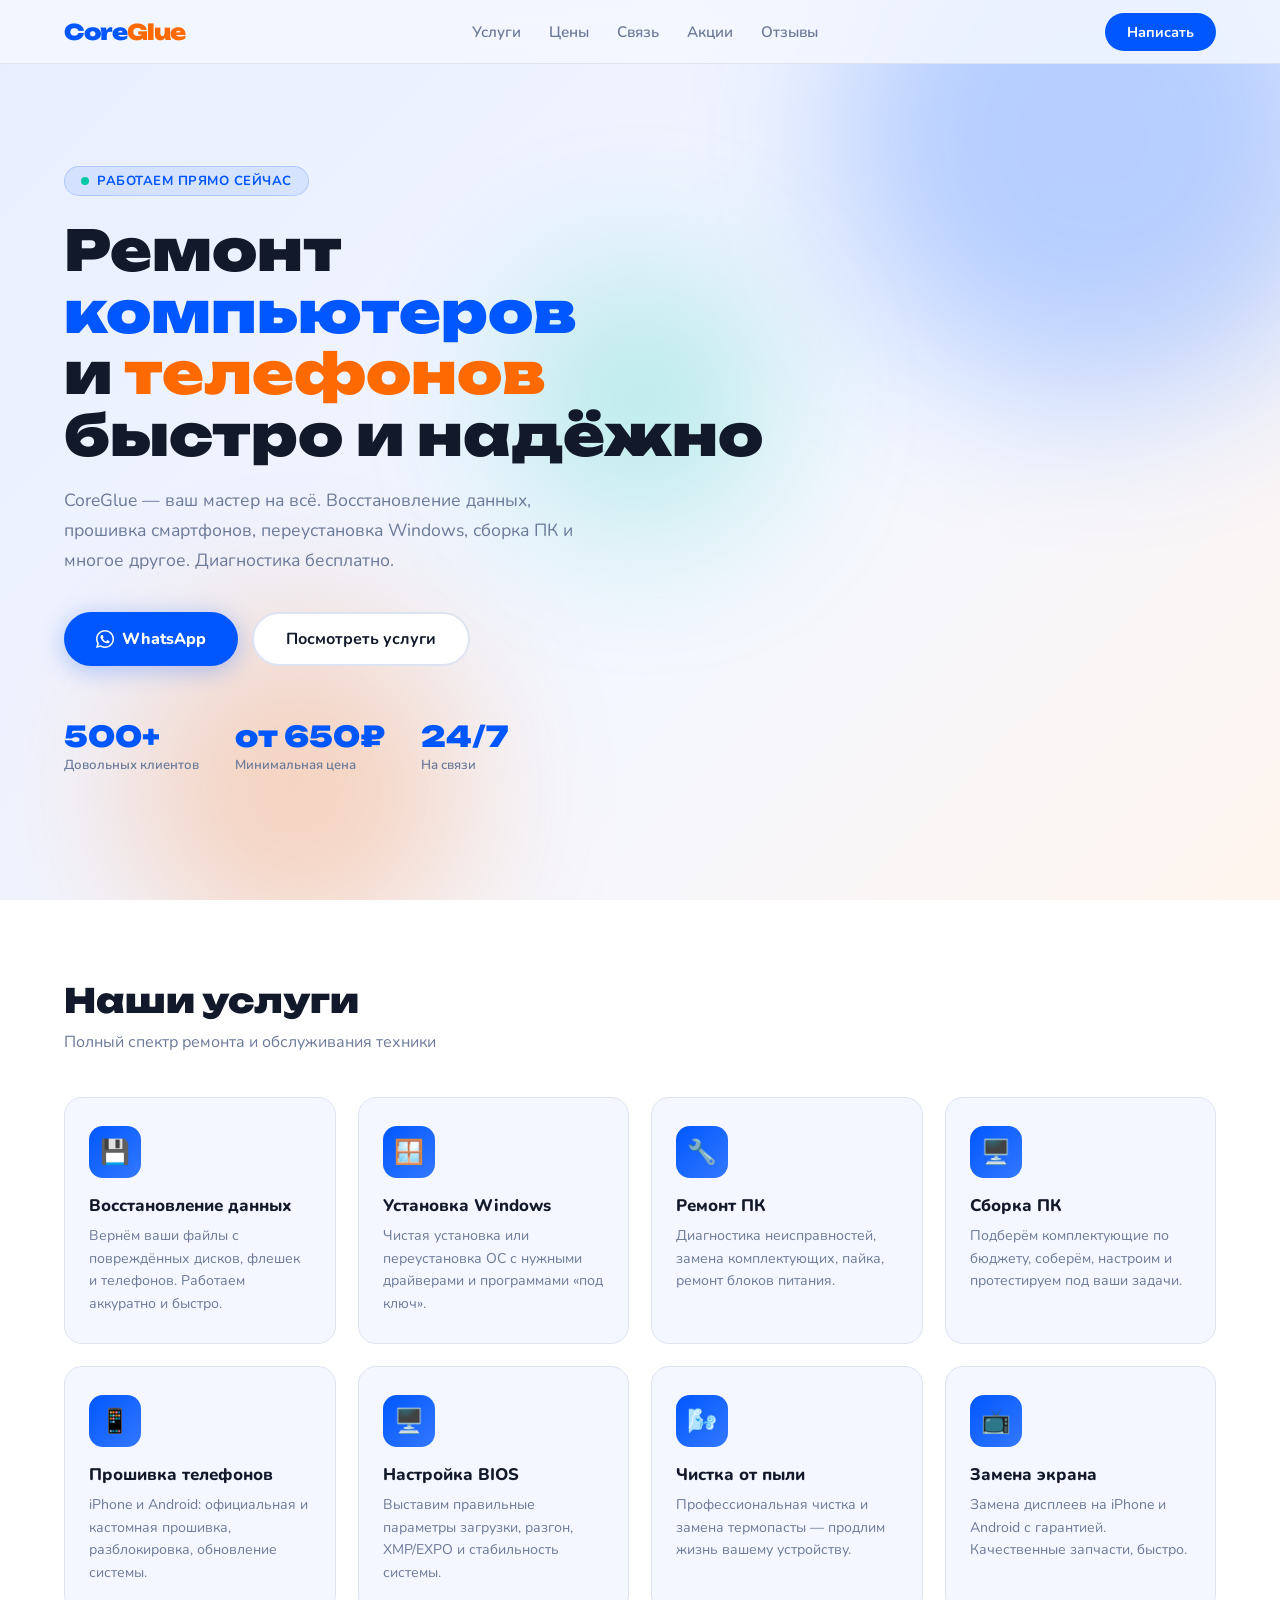
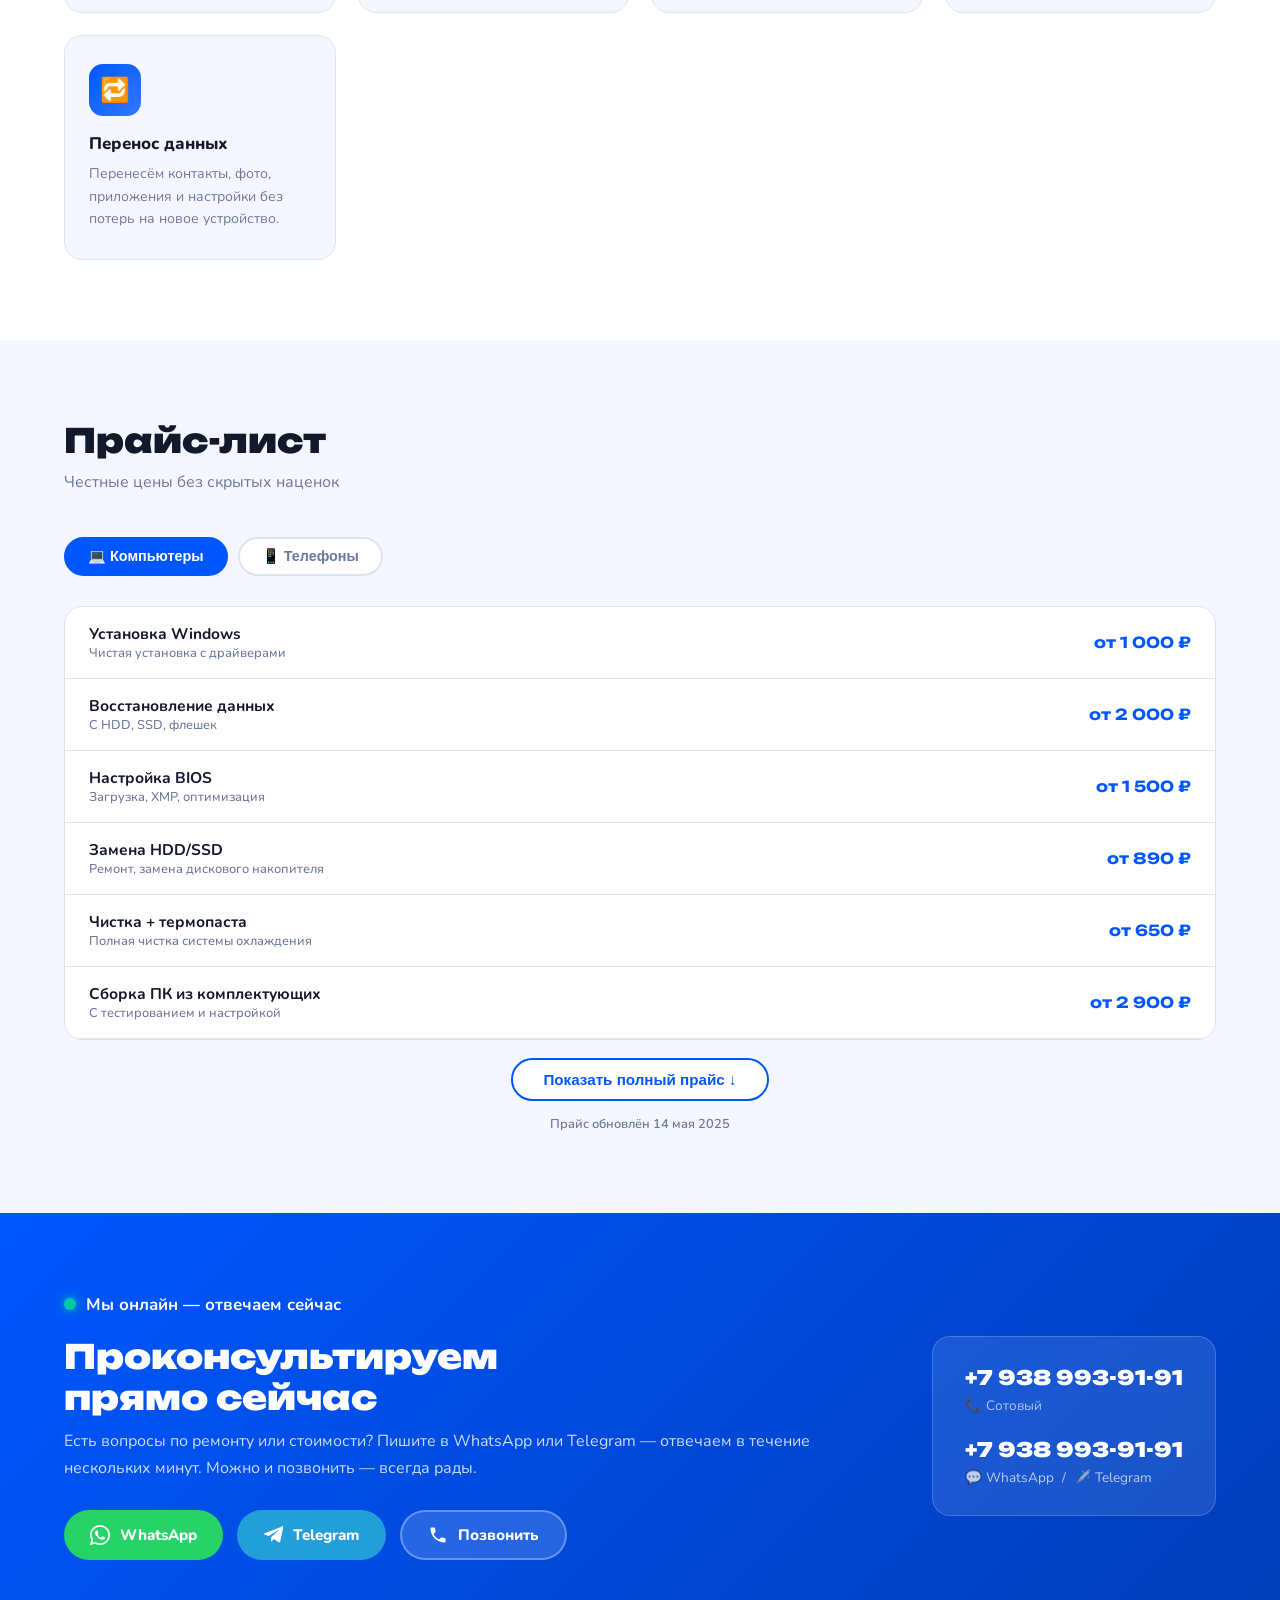
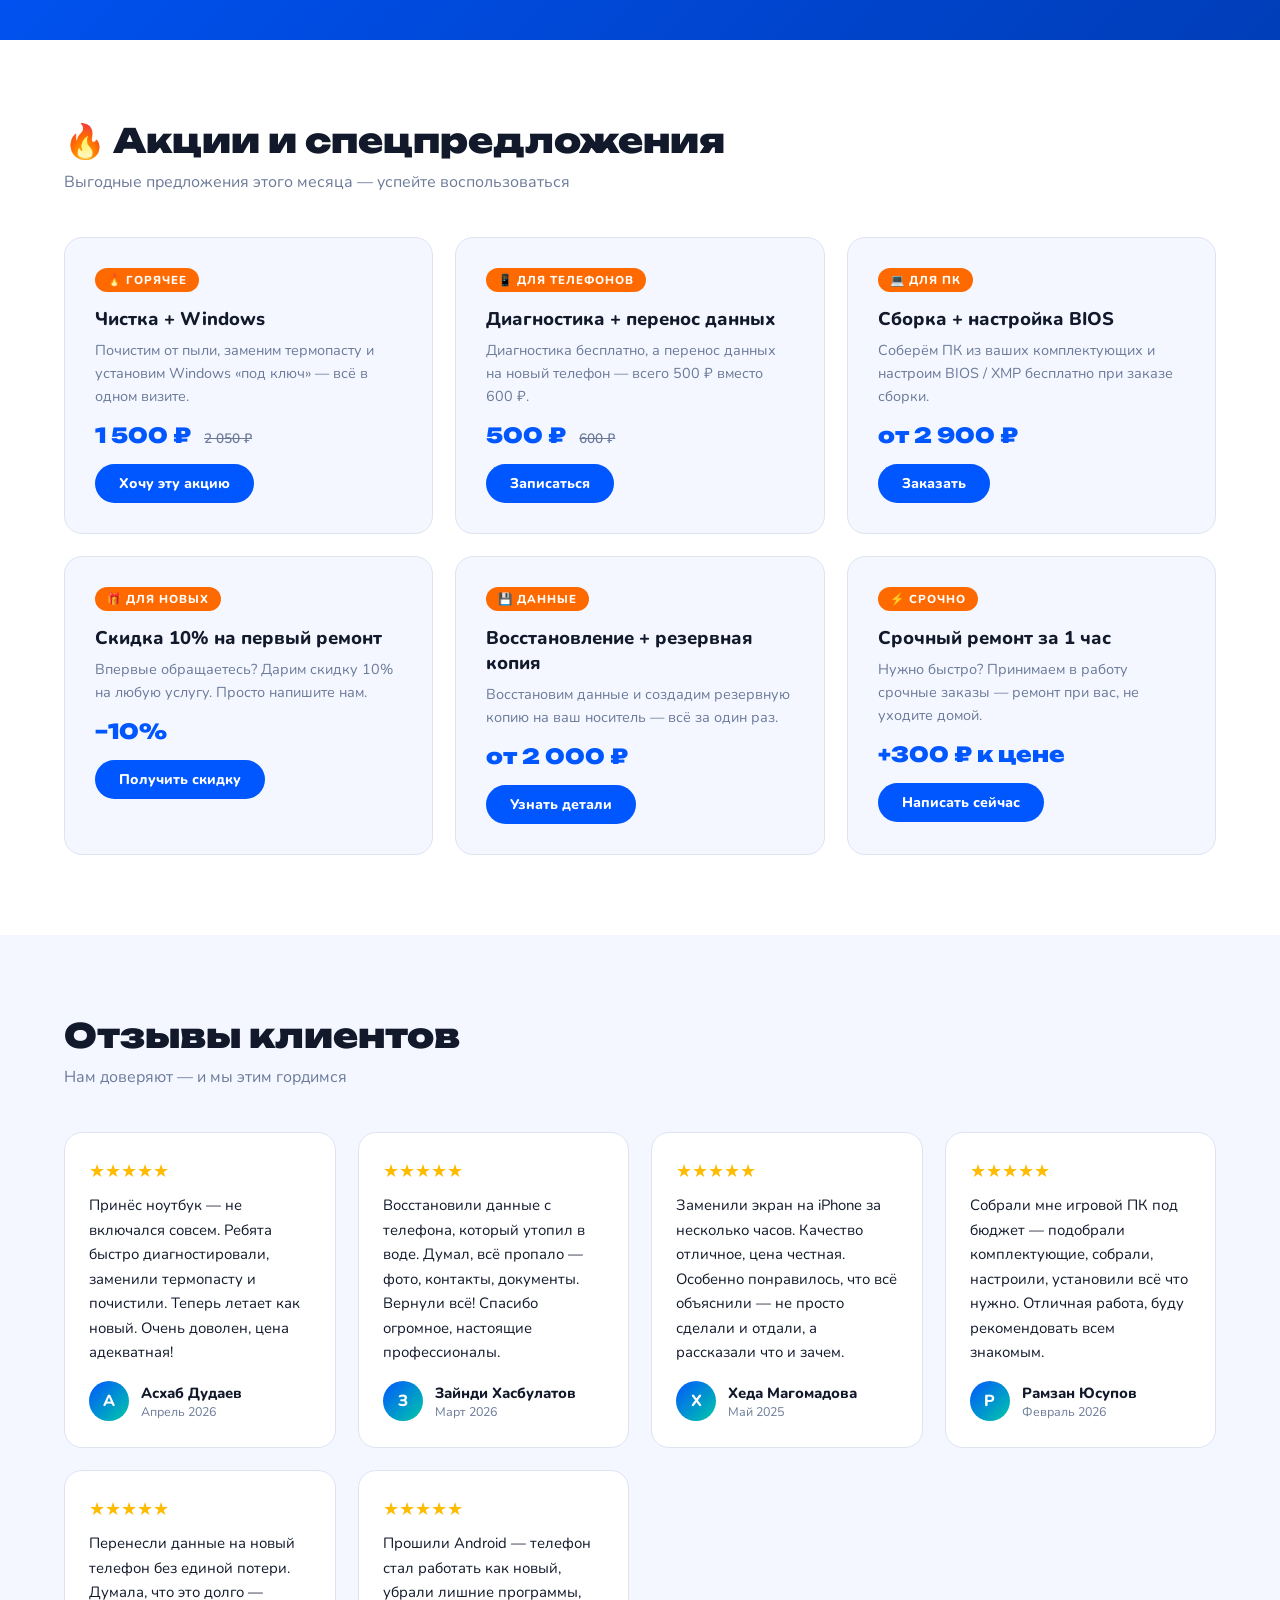
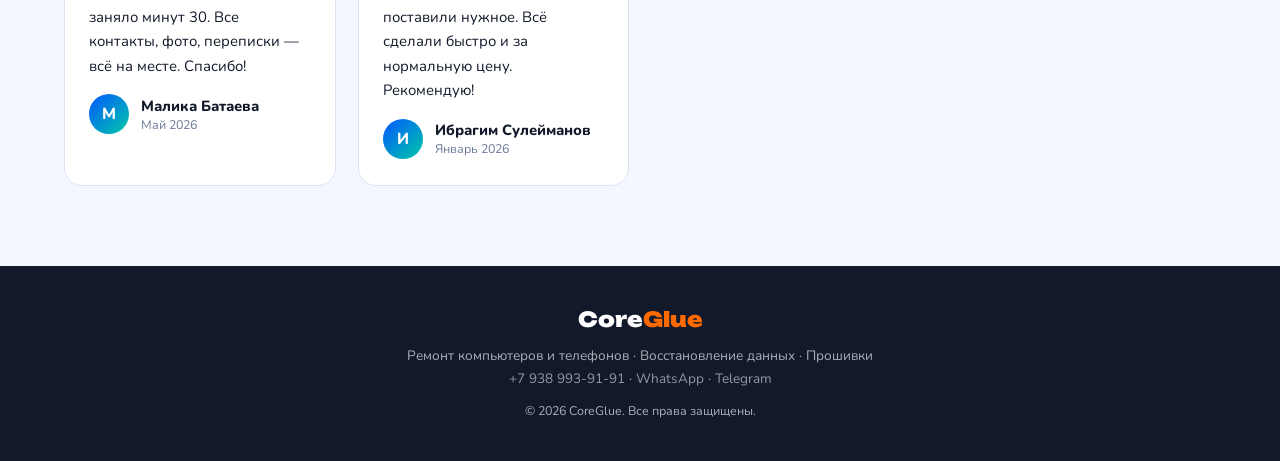
<file: index.html>
<!DOCTYPE html>
<html lang="ru">
<head>
  <meta charset="UTF-8" />
  <meta name="viewport" content="width=device-width, initial-scale=1.0"/>
  <title>CoreGlue — Ремонт техники в Грозном</title>
  <link rel="stylesheet" href="style.css"/>
</head>
<body>

<!-- NAV -->
<nav>
  <div class="nav-logo">Core<span>Glue</span></div>
  <ul class="nav-links">
    <li><a href="#services">Услуги</a></li>
    <li><a href="#price">Цены</a></li>
    <li><a href="#online">Связь</a></li>
    <li><a href="#promo">Акции</a></li>
    <li><a href="#reviews">Отзывы</a></li>
  </ul>
  <a class="nav-cta" href="https://wa.me/79389939191" target="_blank">Написать</a>
</nav>

<!-- HERO -->
<section class="hero" id="home">
  <div class="hero-bg">
    <div class="hero-blob b1"></div>
    <div class="hero-blob b2"></div>
    <div class="hero-blob b3"></div>
  </div>
  <div class="hero-inner fade-up">
    <div class="hero-badge"><span class="dot"></span> Работаем прямо сейчас</div>
    <h1>Ремонт <span class="hl">компьютеров</span><br>и <span class="hl2">телефонов</span><br>быстро и надёжно</h1>
    <p class="hero-sub">CoreGlue — ваш мастер на всё. Восстановление данных, прошивка смартфонов, переустановка Windows, сборка ПК и многое другое. Диагностика бесплатно.</p>
    <div class="hero-btns">
      <a class="btn-primary" href="https://wa.me/79389939191" target="_blank">
        <svg xmlns="http://www.w3.org/2000/svg" width="18" height="18" fill="currentColor" viewBox="0 0 24 24"><path d="M20.52 3.48A11.94 11.94 0 0 0 12 0C5.37 0 0 5.37 0 12c0 2.12.55 4.17 1.6 5.98L0 24l6.18-1.62A11.94 11.94 0 0 0 12 24c6.63 0 12-5.37 12-12 0-3.2-1.25-6.22-3.48-8.52zm-8.52 18.5a9.93 9.93 0 0 1-5.06-1.38l-.36-.22-3.67.96.98-3.57-.24-.37A9.93 9.93 0 0 1 2 12C2 6.48 6.48 2 12 2s10 4.48 10 10-4.48 10-10 10zm5.47-7.42c-.3-.15-1.77-.87-2.04-.97-.27-.1-.47-.15-.67.15-.2.3-.77.97-.94 1.17-.17.2-.35.22-.65.07a8.14 8.14 0 0 1-2.39-1.48 9.01 9.01 0 0 1-1.66-2.07c-.17-.3-.02-.46.13-.6.13-.13.3-.35.45-.52.15-.17.2-.3.3-.5.1-.2.05-.37-.02-.52-.07-.15-.67-1.6-.92-2.2-.24-.57-.49-.5-.67-.5-.17 0-.37-.02-.57-.02s-.52.07-.8.37c-.27.3-1.04 1.02-1.04 2.48 0 1.47 1.07 2.88 1.22 3.08.15.2 2.1 3.2 5.09 4.49.71.31 1.27.49 1.7.63.72.23 1.37.2 1.88.12.57-.08 1.77-.72 2.02-1.42.25-.7.25-1.3.17-1.42-.08-.12-.27-.2-.57-.35z"/></svg>
        WhatsApp
      </a>
      <a class="btn-secondary" href="#services">Посмотреть услуги</a>
    </div>
    <div class="hero-stats">
      <div class="stat"><span class="stat-num">500+</span><span class="stat-label">Довольных клиентов</span></div>
      <div class="stat"><span class="stat-num">от 650₽</span><span class="stat-label">Минимальная цена</span></div>
      <div class="stat"><span class="stat-num">24/7</span><span class="stat-label">На связи</span></div>
    </div>
  </div>
</section>

<!-- SERVICES -->
<section id="services">
  <div class="section-title fade-up">Наши услуги</div>
  <p class="section-sub fade-up">Полный спектр ремонта и обслуживания техники</p>
  <div class="services-grid">
    <div class="service-card fade-up">
      <div class="service-icon">💾</div>
      <h3>Восстановление данных</h3>
      <p>Вернём ваши файлы с повреждённых дисков, флешек и телефонов. Работаем аккуратно и быстро.</p>
    </div>
    <div class="service-card fade-up">
      <div class="service-icon">🪟</div>
      <h3>Установка Windows</h3>
      <p>Чистая установка или переустановка ОС с нужными драйверами и программами «под ключ».</p>
    </div>
    <div class="service-card fade-up">
      <div class="service-icon">🔧</div>
      <h3>Ремонт ПК</h3>
      <p>Диагностика неисправностей, замена комплектующих, пайка, ремонт блоков питания.</p>
    </div>
    <div class="service-card fade-up">
      <div class="service-icon">🖥️</div>
      <h3>Сборка ПК</h3>
      <p>Подберём комплектующие по бюджету, соберём, настроим и протестируем под ваши задачи.</p>
    </div>
    <div class="service-card fade-up">
      <div class="service-icon">📱</div>
      <h3>Прошивка телефонов</h3>
      <p>iPhone и Android: официальная и кастомная прошивка, разблокировка, обновление системы.</p>
    </div>
    <div class="service-card fade-up">
      <div class="service-icon">🖥️</div>
      <h3>Настройка BIOS</h3>
      <p>Выставим правильные параметры загрузки, разгон, XMP/EXPO и стабильность системы.</p>
    </div>
    <div class="service-card fade-up">
      <div class="service-icon">🌬️</div>
      <h3>Чистка от пыли</h3>
      <p>Профессиональная чистка и замена термопасты — продлим жизнь вашему устройству.</p>
    </div>
    <div class="service-card fade-up">
      <div class="service-icon">📺</div>
      <h3>Замена экрана</h3>
      <p>Замена дисплеев на iPhone и Android с гарантией. Качественные запчасти, быстро.</p>
    </div>
    <div class="service-card fade-up">
      <div class="service-icon">🔁</div>
      <h3>Перенос данных</h3>
      <p>Перенесём контакты, фото, приложения и настройки без потерь на новое устройство.</p>
    </div>
  </div>
</section>

<!-- PRICE -->
<section id="price">
  <div class="section-title fade-up">Прайс-лист</div>
  <p class="section-sub fade-up">Честные цены без скрытых наценок</p>

  <div class="price-tabs fade-up">
    <button class="price-tab active" data-tab="pc">💻 Компьютеры</button>
    <button class="price-tab" data-tab="phone">📱 Телефоны</button>
  </div>

  <!-- PC -->
  <div class="price-category active" id="tab-pc">
    <div class="price-list">
      <div class="price-item">
        <div class="price-name">Установка Windows<small>Чистая установка с драйверами</small></div>
        <div class="price-val">от 1 000 ₽</div>
      </div>
      <div class="price-item">
        <div class="price-name">Восстановление данных<small>С HDD, SSD, флешек</small></div>
        <div class="price-val">от 2 000 ₽</div>
      </div>
      <div class="price-item">
        <div class="price-name">Настройка BIOS<small>Загрузка, XMP, оптимизация</small></div>
        <div class="price-val">от 1 500 ₽</div>
      </div>
      <div class="price-item">
        <div class="price-name">Замена HDD/SSD<small>Ремонт, замена дискового накопителя</small></div>
        <div class="price-val">от 890 ₽</div>
      </div>
      <div class="price-item">
        <div class="price-name">Чистка + термопаста<small>Полная чистка системы охлаждения</small></div>
        <div class="price-val">от 650 ₽</div>
      </div>
      <div class="price-item">
        <div class="price-name">Сборка ПК из комплектующих<small>С тестированием и настройкой</small></div>
        <div class="price-val">от 2 900 ₽</div>
      </div>

      <!-- Hidden items -->
      <div class="price-item price-hidden">
        <div class="price-name">Диагностика ПК<small>Выявление неисправностей</small></div>
        <div class="price-val free">Бесплатно</div>
      </div>
      <div class="price-item price-hidden">
        <div class="price-name">Переустановка программ<small>Office, браузеры, антивирус</small></div>
        <div class="price-val">от 500 ₽</div>
      </div>
      <div class="price-item price-hidden">
        <div class="price-name">Удаление вирусов<small>Полная очистка системы</small></div>
        <div class="price-val">от 800 ₽</div>
      </div>
      <div class="price-item price-hidden">
        <div class="price-name">Замена термопрокладок<small>Видеокарта, процессор</small></div>
        <div class="price-val">от 400 ₽</div>
      </div>
      <div class="price-item price-hidden">
        <div class="price-name">Апгрейд ОЗУ / замена RAM<small>Установка и настройка</small></div>
        <div class="price-val">от 600 ₽</div>
      </div>
      <div class="price-item price-hidden">
        <div class="price-name">Ремонт/замена блока питания<small>Диагностика + замена</small></div>
        <div class="price-val">от 1 200 ₽</div>
      </div>
      <div class="price-item price-hidden">
        <div class="price-name">Настройка сети и Wi-Fi<small>Роутер, VPN, безопасность</small></div>
        <div class="price-val">от 700 ₽</div>
      </div>
    </div>
    <div class="show-more-wrap">
      <button class="btn-show-more" id="pc-show-btn" onclick="togglePrices('pc')">Показать полный прайс ↓</button>
    </div>
    <div class="price-updated">Прайс обновлён 14 мая 2025</div>
  </div>

  <!-- PHONE -->
  <div class="price-category" id="tab-phone">
    <div class="price-list">
      <div class="price-item">
        <div class="price-name">Диагностика телефона<small>iPhone и Android</small></div>
        <div class="price-val free">Бесплатно</div>
      </div>
      <div class="price-item">
        <div class="price-name">Замена экрана<small>Оригинальные и совместимые дисплеи</small></div>
        <div class="price-val">от 4 000 ₽</div>
      </div>
      <div class="price-item">
        <div class="price-name">Перенос данных<small>Без потери контактов и фото</small></div>
        <div class="price-val">от 600 ₽</div>
      </div>
      <div class="price-item">
        <div class="price-name">Прошивка телефона<small>iPhone и Android</small></div>
        <div class="price-val">от 1 000 ₽</div>
      </div>

      <!-- Hidden items -->
      <div class="price-item price-hidden">
        <div class="price-name">Замена аккумулятора<small>iPhone, Samsung, Xiaomi и др.</small></div>
        <div class="price-val">от 1 200 ₽</div>
      </div>
      <div class="price-item price-hidden">
        <div class="price-name">Замена задней крышки<small>Стекло, пластик</small></div>
        <div class="price-val">от 900 ₽</div>
      </div>
      <div class="price-item price-hidden">
        <div class="price-name">Разблокировка телефона<small>Забытый PIN / графический ключ</small></div>
        <div class="price-val">от 700 ₽</div>
      </div>
      <div class="price-item price-hidden">
        <div class="price-name">Чистка разъёма зарядки<small>USB-C, Lightning</small></div>
        <div class="price-val">от 350 ₽</div>
      </div>
      <div class="price-item price-hidden">
        <div class="price-name">Замена кнопок громкости/питания<small>Комплексный ремонт</small></div>
        <div class="price-val">от 800 ₽</div>
      </div>
      <div class="price-item price-hidden">
        <div class="price-name">Замена разъёма зарядки<small>Пайка или модуль</small></div>
        <div class="price-val">от 1 000 ₽</div>
      </div>
      <div class="price-item price-hidden">
        <div class="price-name">Настройка и оптимизация<small>Очистка, ускорение, обновление</small></div>
        <div class="price-val">от 400 ₽</div>
      </div>
    </div>
    <div class="show-more-wrap">
      <button class="btn-show-more" id="phone-show-btn" onclick="togglePrices('phone')">Показать полный прайс ↓</button>
    </div>
    <div class="price-updated">Прайс обновлён 14 мая 2025</div>
  </div>
</section>

<!-- ONLINE / CONTACT -->
<section id="online">
  <div class="online-wrap">
    <div class="online-text fade-up">
      <div class="online-indicator">
        <div class="online-dot"></div>
        Мы онлайн — отвечаем сейчас
      </div>
      <div class="section-title">Проконсультируем<br>прямо сейчас</div>
      <p class="online-desc">Есть вопросы по ремонту или стоимости? Пишите в WhatsApp или Telegram — отвечаем в течение нескольких минут. Можно и позвонить — всегда рады.</p>
      <div class="contact-buttons">
        <a class="contact-btn wa" href="https://wa.me/79389939191" target="_blank">
          <svg viewBox="0 0 24 24"><path d="M20.52 3.48A11.94 11.94 0 0 0 12 0C5.37 0 0 5.37 0 12c0 2.12.55 4.17 1.6 5.98L0 24l6.18-1.62A11.94 11.94 0 0 0 12 24c6.63 0 12-5.37 12-12 0-3.2-1.25-6.22-3.48-8.52zm-8.52 18.5a9.93 9.93 0 0 1-5.06-1.38l-.36-.22-3.67.96.98-3.57-.24-.37A9.93 9.93 0 0 1 2 12C2 6.48 6.48 2 12 2s10 4.48 10 10-4.48 10-10 10zm5.47-7.42c-.3-.15-1.77-.87-2.04-.97-.27-.1-.47-.15-.67.15-.2.3-.77.97-.94 1.17-.17.2-.35.22-.65.07a8.14 8.14 0 0 1-2.39-1.48 9.01 9.01 0 0 1-1.66-2.07c-.17-.3-.02-.46.13-.6.13-.13.3-.35.45-.52.15-.17.2-.3.3-.5.1-.2.05-.37-.02-.52-.07-.15-.67-1.6-.92-2.2-.24-.57-.49-.5-.67-.5-.17 0-.37-.02-.57-.02s-.52.07-.8.37c-.27.3-1.04 1.02-1.04 2.48 0 1.47 1.07 2.88 1.22 3.08.15.2 2.1 3.2 5.09 4.49.71.31 1.27.49 1.7.63.72.23 1.37.2 1.88.12.57-.08 1.77-.72 2.02-1.42.25-.7.25-1.3.17-1.42-.08-.12-.27-.2-.57-.35z"/></svg>
          WhatsApp
        </a>
        <a class="contact-btn tg" href="https://t.me/+79389939191" target="_blank">
          <svg viewBox="0 0 24 24"><path d="M22.26 2.01L2.02 9.84c-1.37.55-1.36 1.32-.25 1.66l5.16 1.61 11.97-7.54c.56-.34 1.08-.16.66.22l-9.68 8.73-.37 5.27c.55 0 .79-.25 1.1-.55l2.63-2.55 5.47 4.04c1.01.56 1.74.27 1.99-.93l3.6-17c.37-1.48-.56-2.15-1.04-1.79z"/></svg>
          Telegram
        </a>
        <a class="contact-btn call" href="tel:+79389939191">
          <svg viewBox="0 0 24 24"><path d="M6.6 10.8c1.4 2.8 3.8 5.1 6.6 6.6l2.2-2.2c.3-.3.7-.4 1-.2 1.1.4 2.3.6 3.6.6.6 0 1 .4 1 1V20c0 .6-.4 1-1 1C10.6 21 3 13.4 3 4c0-.6.4-1 1-1h3.5c.6 0 1 .4 1 1 0 1.3.2 2.5.6 3.6.1.3 0 .7-.2 1L6.6 10.8z"/></svg>
          Позвонить
        </a>
      </div>
    </div>
    <div class="online-card fade-up">
      <div class="number">+7 938 993-91-91</div>
      <div class="num-label">📞 Сотовый</div>
      <br>
      <div class="number">+7 938 993-91-91</div>
      <div class="num-label">
        <a href="https://wa.me/79389939191" target="_blank" style="color:rgba(255,255,255,.7);text-decoration:none;">💬 WhatsApp</a>
        &nbsp;/&nbsp;
        <a href="https://t.me/+79389939191" target="_blank" style="color:rgba(255,255,255,.7);text-decoration:none;">✈️ Telegram</a>
      </div>
    </div>
  </div>
</section>

<!-- PROMO -->
<section id="promo">
  <div class="section-title fade-up">🔥 Акции и спецпредложения</div>
  <p class="section-sub fade-up">Выгодные предложения этого месяца — успейте воспользоваться</p>
  <div class="promo-grid">
    <div class="promo-card fade-up">
      <div class="promo-tag">🔥 Горячее</div>
      <h3>Чистка + Windows</h3>
      <p>Почистим от пыли, заменим термопасту и установим Windows «под ключ» — всё в одном визите.</p>
      <div class="promo-price">1 500 ₽ <span class="promo-old">2 050 ₽</span></div>
      <a class="promo-cta" href="https://wa.me/79389939191?text=Хочу+акцию+Чистка+%2B+Windows" target="_blank">Хочу эту акцию</a>
    </div>
    <div class="promo-card fade-up">
      <div class="promo-tag">📱 Для телефонов</div>
      <h3>Диагностика + перенос данных</h3>
      <p>Диагностика бесплатно, а перенос данных на новый телефон — всего 500 ₽ вместо 600 ₽.</p>
      <div class="promo-price">500 ₽ <span class="promo-old">600 ₽</span></div>
      <a class="promo-cta" href="https://wa.me/79389939191?text=Хочу+акцию+Диагностика+%2B+перенос" target="_blank">Записаться</a>
    </div>
    <div class="promo-card fade-up">
      <div class="promo-tag">💻 Для ПК</div>
      <h3>Сборка + настройка BIOS</h3>
      <p>Соберём ПК из ваших комплектующих и настроим BIOS / XMP бесплатно при заказе сборки.</p>
      <div class="promo-price">от 2 900 ₽</div>
      <a class="promo-cta" href="https://wa.me/79389939191?text=Хочу+акцию+Сборка+%2B+BIOS" target="_blank">Заказать</a>
    </div>
    <div class="promo-card fade-up">
      <div class="promo-tag">🎁 Для новых</div>
      <h3>Скидка 10% на первый ремонт</h3>
      <p>Впервые обращаетесь? Дарим скидку 10% на любую услугу. Просто напишите нам.</p>
      <div class="promo-price">−10%</div>
      <a class="promo-cta" href="https://wa.me/79389939191?text=Хочу+скидку+10+процентов+на+первый+ремонт" target="_blank">Получить скидку</a>
    </div>
    <div class="promo-card fade-up">
      <div class="promo-tag">💾 Данные</div>
      <h3>Восстановление + резервная копия</h3>
      <p>Восстановим данные и создадим резервную копию на ваш носитель — всё за один раз.</p>
      <div class="promo-price">от 2 000 ₽</div>
      <a class="promo-cta" href="https://wa.me/79389939191?text=Хочу+восстановление+данных+с+резервной+копией" target="_blank">Узнать детали</a>
    </div>
    <div class="promo-card fade-up">
      <div class="promo-tag">⚡ Срочно</div>
      <h3>Срочный ремонт за 1 час</h3>
      <p>Нужно быстро? Принимаем в работу срочные заказы — ремонт при вас, не уходите домой.</p>
      <div class="promo-price">+300 ₽ к цене</div>
      <a class="promo-cta" href="https://wa.me/79389939191?text=Нужен+срочный+ремонт" target="_blank">Написать сейчас</a>
    </div>
  </div>
</section>

<!-- REVIEWS -->
<section id="reviews">
  <div class="section-title fade-up">Отзывы клиентов</div>
  <p class="section-sub fade-up">Нам доверяют — и мы этим гордимся</p>
  <div class="reviews-grid">
    <div class="review-card fade-up">
      <div class="review-stars">★★★★★</div>
      <p class="review-text">Принёс ноутбук — не включался совсем. Ребята быстро диагностировали, заменили термопасту и почистили. Теперь летает как новый. Очень доволен, цена адекватная!</p>
      <div class="review-author">
        <div class="review-avatar">А</div>
        <div>
          <div class="review-name">Асхаб Дудаев</div>
          <div class="review-date">Апрель 2026</div>
        </div>
      </div>
    </div>
    <div class="review-card fade-up">
      <div class="review-stars">★★★★★</div>
      <p class="review-text">Восстановили данные с телефона, который утопил в воде. Думал, всё пропало — фото, контакты, документы. Вернули всё! Спасибо огромное, настоящие профессионалы.</p>
      <div class="review-author">
        <div class="review-avatar">З</div>
        <div>
          <div class="review-name">Зайнди Хасбулатов</div>
          <div class="review-date">Март 2026</div>
        </div>
      </div>
    </div>
    <div class="review-card fade-up">
      <div class="review-stars">★★★★★</div>
      <p class="review-text">Заменили экран на iPhone за несколько часов. Качество отличное, цена честная. Особенно понравилось, что всё объяснили — не просто сделали и отдали, а рассказали что и зачем.</p>
      <div class="review-author">
        <div class="review-avatar">Х</div>
        <div>
          <div class="review-name">Хеда Магомадова</div>
          <div class="review-date">Май 2025</div>
        </div>
      </div>
    </div>
    <div class="review-card fade-up">
      <div class="review-stars">★★★★★</div>
      <p class="review-text">Собрали мне игровой ПК под бюджет — подобрали комплектующие, собрали, настроили, установили всё что нужно. Отличная работа, буду рекомендовать всем знакомым.</p>
      <div class="review-author">
        <div class="review-avatar">Р</div>
        <div>
          <div class="review-name">Рамзан Юсупов</div>
          <div class="review-date">Февраль 2026</div>
        </div>
      </div>
    </div>
    <div class="review-card fade-up">
      <div class="review-stars">★★★★★</div>
      <p class="review-text">Перенесли данные на новый телефон без единой потери. Думала, что это долго — заняло минут 30. Все контакты, фото, переписки — всё на месте. Спасибо!</p>
      <div class="review-author">
        <div class="review-avatar">М</div>
        <div>
          <div class="review-name">Малика Батаева</div>
          <div class="review-date">Май 2026</div>
        </div>
      </div>
    </div>
    <div class="review-card fade-up">
      <div class="review-stars">★★★★★</div>
      <p class="review-text">Прошили Android — телефон стал работать как новый, убрали лишние программы, поставили нужное. Всё сделали быстро и за нормальную цену. Рекомендую!</p>
      <div class="review-author">
        <div class="review-avatar">И</div>
        <div>
          <div class="review-name">Ибрагим Сулейманов</div>
          <div class="review-date">Январь 2026</div>
        </div>
      </div>
    </div>
  </div>
</section>

<!-- FOOTER -->
<footer>
  <div class="footer-logo">Core<span>Glue</span></div>
  <p>Ремонт компьютеров и телефонов · Восстановление данных · Прошивки<br>
    <a href="tel:+79389939191">+7 938 993-91-91</a> ·
    <a href="https://wa.me/79389939191" target="_blank">WhatsApp</a> ·
    <a href="https://t.me/+79389939191" target="_blank">Telegram</a>
  </p>
  <p style="margin-top:10px;font-size:.78rem;">© 2026 CoreGlue. Все права защищены.</p>
</footer>

<script>
  // Tabs
  document.querySelectorAll('.price-tab').forEach(tab => {
    tab.addEventListener('click', () => {
      document.querySelectorAll('.price-tab').forEach(t => t.classList.remove('active'));
      document.querySelectorAll('.price-category').forEach(c => c.classList.remove('active'));
      tab.classList.add('active');
      document.getElementById('tab-' + tab.dataset.tab).classList.add('active');
    });
  });

  // Show full price
  function togglePrices(type) {
    const category = document.getElementById('tab-' + type);
    const hiddenItems = category.querySelectorAll('.price-hidden');
    const btn = document.getElementById(type + '-show-btn');
    const anyHidden = [...hiddenItems].some(i => !i.classList.contains('shown'));
    hiddenItems.forEach(i => i.classList.toggle('shown', anyHidden));
    btn.textContent = anyHidden ? 'Свернуть ↑' : 'Показать полный прайс ↓';
  }

  // Fade-up on scroll
  const observer = new IntersectionObserver((entries) => {
    entries.forEach(e => { if (e.isIntersecting) e.target.classList.add('visible'); });
  }, { threshold: 0.12 });
  document.querySelectorAll('.fade-up').forEach(el => observer.observe(el));
</script>
</body>
</html>
</file>
<file: style.css>
@import url('https://fonts.googleapis.com/css2?family=Unbounded:wght@400;600;700;900&family=Nunito:wght@400;500;600;700&display=swap');

:root {
  --primary: #0057FF;
  --primary-light: #3378FF;
  --accent: #FF6A00;
  --accent2: #00C9A7;
  --bg: #F4F7FF;
  --bg2: #FFFFFF;
  --text: #12192B;
  --text-muted: #6B7A99;
  --border: #DDE3F0;
  --shadow: 0 8px 40px rgba(0,87,255,0.10);
  --radius: 18px;
  --radius-sm: 10px;
}

* { margin: 0; padding: 0; box-sizing: border-box; }

html { scroll-behavior: smooth; }

body {
  font-family: 'Nunito', sans-serif;
  background: var(--bg);
  color: var(--text);
  overflow-x: hidden;
}

/* ===== NAV ===== */
nav {
  position: fixed; top: 0; left: 0; right: 0; z-index: 100;
  background: rgba(244,247,255,0.85);
  backdrop-filter: blur(14px);
  border-bottom: 1.5px solid var(--border);
  display: flex; align-items: center; justify-content: space-between;
  padding: 0 5vw; height: 64px;
}
.nav-logo {
  font-family: 'Unbounded', sans-serif;
  font-size: 1.35rem; font-weight: 900;
  color: var(--primary);
  letter-spacing: -1px;
}
.nav-logo span { color: var(--accent); }
.nav-links { display: flex; gap: 28px; list-style: none; }
.nav-links a {
  font-size: .95rem; font-weight: 600; color: var(--text-muted);
  text-decoration: none; transition: color .2s;
}
.nav-links a:hover { color: var(--primary); }
.nav-cta {
  background: var(--primary); color: #fff;
  padding: 9px 22px; border-radius: 50px;
  font-weight: 700; font-size: .9rem;
  text-decoration: none; transition: background .2s, transform .15s;
}
.nav-cta:hover { background: var(--primary-light); transform: translateY(-1px); }

/* ===== HERO ===== */
.hero {
  min-height: 100vh;
  display: flex; align-items: center;
  padding: 100px 5vw 60px;
  position: relative;
  overflow: hidden;
  background: linear-gradient(135deg, #e8eeff 0%, #f4f7ff 60%, #fff5ee 100%);
}
.hero-bg {
  position: absolute; inset: 0; z-index: 0;
  pointer-events: none;
}
.hero-blob {
  position: absolute; border-radius: 50%;
  filter: blur(80px); opacity: .25;
}
.hero-blob.b1 { width: 520px; height: 520px; background: var(--primary); top: -120px; right: -80px; }
.hero-blob.b2 { width: 340px; height: 340px; background: var(--accent); bottom: -60px; left: 10%; }
.hero-blob.b3 { width: 260px; height: 260px; background: var(--accent2); top: 30%; left: 40%; }

.hero-inner {
  position: relative; z-index: 1;
  max-width: 700px;
}
.hero-badge {
  display: inline-flex; align-items: center; gap: 8px;
  background: rgba(0,87,255,.09); border: 1.5px solid rgba(0,87,255,.18);
  color: var(--primary); font-weight: 700; font-size: .82rem;
  border-radius: 50px; padding: 5px 16px; margin-bottom: 24px;
  letter-spacing: .5px; text-transform: uppercase;
}
.hero-badge .dot { width: 8px; height: 8px; background: var(--accent2); border-radius: 50%; animation: pulse 1.5s infinite; }
@keyframes pulse { 0%,100%{opacity:1;transform:scale(1)} 50%{opacity:.5;transform:scale(1.4)} }

.hero h1 {
  font-family: 'Unbounded', sans-serif;
  font-size: clamp(2rem, 5vw, 3.5rem);
  font-weight: 900; line-height: 1.1;
  color: var(--text);
  margin-bottom: 20px;
}
.hero h1 .hl { color: var(--primary); }
.hero h1 .hl2 { color: var(--accent); }

.hero-sub {
  font-size: 1.1rem; color: var(--text-muted);
  line-height: 1.7; margin-bottom: 36px; max-width: 540px;
}
.hero-btns { display: flex; gap: 14px; flex-wrap: wrap; }
.btn-primary {
  background: var(--primary); color: #fff;
  padding: 14px 32px; border-radius: 50px;
  font-weight: 800; font-size: 1rem;
  text-decoration: none; display: inline-flex; align-items: center; gap: 8px;
  transition: transform .15s, box-shadow .15s;
  box-shadow: 0 4px 24px rgba(0,87,255,.30);
}
.btn-primary:hover { transform: translateY(-2px); box-shadow: 0 8px 32px rgba(0,87,255,.38); }
.btn-secondary {
  background: #fff; color: var(--text);
  border: 2px solid var(--border);
  padding: 14px 32px; border-radius: 50px;
  font-weight: 700; font-size: 1rem;
  text-decoration: none; display: inline-flex; align-items: center; gap: 8px;
  transition: border-color .2s, color .2s;
}
.btn-secondary:hover { border-color: var(--primary); color: var(--primary); }

.hero-stats {
  margin-top: 52px; display: flex; gap: 36px; flex-wrap: wrap;
}
.stat { display: flex; flex-direction: column; }
.stat-num {
  font-family: 'Unbounded', sans-serif;
  font-size: 1.8rem; font-weight: 900; color: var(--primary);
}
.stat-label { font-size: .82rem; color: var(--text-muted); font-weight: 600; margin-top: 2px; }

/* ===== SECTIONS COMMON ===== */
section { padding: 80px 5vw; }
.section-title {
  font-family: 'Unbounded', sans-serif;
  font-size: clamp(1.4rem, 3vw, 2.1rem);
  font-weight: 900; color: var(--text);
  margin-bottom: 10px;
}
.section-sub {
  color: var(--text-muted); font-size: 1rem; margin-bottom: 44px;
}

/* ===== SERVICES ===== */
#services { background: #fff; }
.services-grid {
  display: grid;
  grid-template-columns: repeat(auto-fill, minmax(250px, 1fr));
  gap: 22px;
}
.service-card {
  background: var(--bg);
  border: 1.5px solid var(--border);
  border-radius: var(--radius);
  padding: 28px 24px;
  transition: border-color .2s, transform .18s, box-shadow .18s;
  cursor: default;
}
.service-card:hover {
  border-color: var(--primary);
  transform: translateY(-4px);
  box-shadow: var(--shadow);
}
.service-icon {
  width: 52px; height: 52px;
  background: linear-gradient(135deg, var(--primary) 0%, var(--primary-light) 100%);
  border-radius: 14px; display: flex; align-items: center; justify-content: center;
  font-size: 1.5rem; margin-bottom: 16px;
}
.service-card h3 { font-weight: 800; font-size: 1.05rem; margin-bottom: 8px; }
.service-card p { font-size: .88rem; color: var(--text-muted); line-height: 1.6; }

/* ===== PRICE ===== */
#price { background: var(--bg); }
.price-tabs {
  display: flex; gap: 10px; flex-wrap: wrap; margin-bottom: 30px;
}
.price-tab {
  padding: 9px 22px; border-radius: 50px;
  border: 2px solid var(--border);
  background: #fff; font-weight: 700; font-size: .9rem;
  cursor: pointer; transition: all .18s; color: var(--text-muted);
}
.price-tab.active, .price-tab:hover {
  background: var(--primary); color: #fff; border-color: var(--primary);
}
.price-category { display: none; }
.price-category.active { display: block; }

.price-list {
  background: #fff; border-radius: var(--radius);
  border: 1.5px solid var(--border);
  overflow: hidden;
}
.price-item {
  display: flex; align-items: center; justify-content: space-between;
  padding: 16px 24px;
  border-bottom: 1px solid var(--border);
  transition: background .15s;
}
.price-item:last-child { border-bottom: none; }
.price-item:hover { background: var(--bg); }
.price-name { font-weight: 700; font-size: .97rem; }
.price-name small { display: block; font-size: .8rem; color: var(--text-muted); font-weight: 500; }
.price-val {
  font-family: 'Unbounded', sans-serif;
  font-size: .95rem; font-weight: 700;
  color: var(--primary); white-space: nowrap;
}
.price-val.free { color: var(--accent2); }

.price-hidden { display: none; }
.price-hidden.shown { display: flex; }

.show-more-wrap { text-align: center; margin-top: 18px; }
.btn-show-more {
  background: #fff; border: 2px solid var(--primary);
  color: var(--primary); padding: 11px 30px; border-radius: 50px;
  font-weight: 800; font-size: .95rem; cursor: pointer;
  transition: all .18s;
}
.btn-show-more:hover { background: var(--primary); color: #fff; }

.price-updated {
  margin-top: 14px; text-align: center;
  font-size: .8rem; color: var(--text-muted); font-weight: 600;
}

/* ===== ONLINE ===== */
#online {
  background: linear-gradient(135deg, #0057FF 0%, #003DB8 100%);
  color: #fff;
}
#online .section-title { color: #fff; }
#online .section-sub { color: rgba(255,255,255,.7); }

.online-wrap {
  display: flex; align-items: center; gap: 40px; flex-wrap: wrap;
}
.online-text { flex: 1; min-width: 260px; }
.online-indicator {
  display: flex; align-items: center; gap: 10px;
  font-weight: 700; font-size: 1.05rem; margin-bottom: 20px;
}
.online-dot {
  width: 12px; height: 12px; border-radius: 50%;
  background: var(--accent2); box-shadow: 0 0 10px var(--accent2);
  animation: pulse 1.5s infinite;
}
.online-desc { font-size: 1rem; color: rgba(255,255,255,.8); line-height: 1.7; margin-bottom: 28px; }

.contact-buttons { display: flex; gap: 14px; flex-wrap: wrap; }
.contact-btn {
  display: inline-flex; align-items: center; gap: 10px;
  padding: 13px 26px; border-radius: 50px;
  font-weight: 800; font-size: .95rem;
  text-decoration: none; transition: transform .15s, box-shadow .15s;
}
.contact-btn.wa { background: #25D366; color: #fff; }
.contact-btn.tg { background: #229ED9; color: #fff; }
.contact-btn.call { background: rgba(255,255,255,.15); color: #fff; border: 2px solid rgba(255,255,255,.3); }
.contact-btn:hover { transform: translateY(-2px); box-shadow: 0 6px 20px rgba(0,0,0,.25); }
.contact-btn svg { width: 20px; height: 20px; fill: currentColor; flex-shrink: 0; }

.online-card {
  flex: 0 0 auto; background: rgba(255,255,255,.10);
  border: 1.5px solid rgba(255,255,255,.18);
  border-radius: var(--radius); padding: 28px 32px; min-width: 220px;
}
.online-card .number {
  font-family: 'Unbounded', sans-serif;
  font-size: 1.25rem; font-weight: 900; color: #fff; margin-bottom: 6px;
}
.online-card .num-label { font-size: .85rem; color: rgba(255,255,255,.65); }

/* ===== PROMO ===== */
#promo { background: #fff; }
.promo-grid {
  display: grid; grid-template-columns: repeat(auto-fill, minmax(280px, 1fr));
  gap: 22px;
}
.promo-card {
  border-radius: var(--radius); padding: 30px;
  position: relative; overflow: hidden;
  border: 1.5px solid var(--border);
  background: var(--bg);
}
.promo-card .promo-tag {
  display: inline-block;
  background: var(--accent); color: #fff;
  font-size: .72rem; font-weight: 800; text-transform: uppercase;
  letter-spacing: 1px; padding: 4px 12px; border-radius: 50px;
  margin-bottom: 14px;
}
.promo-card h3 { font-weight: 800; font-size: 1.15rem; margin-bottom: 8px; }
.promo-card p { color: var(--text-muted); font-size: .9rem; line-height: 1.6; }
.promo-card .promo-price {
  margin-top: 14px;
  font-family: 'Unbounded', sans-serif;
  font-size: 1.3rem; font-weight: 900; color: var(--primary);
}
.promo-card .promo-old {
  font-size: .85rem; color: var(--text-muted);
  text-decoration: line-through; margin-left: 8px;
  font-family: 'Nunito', sans-serif; font-weight: 600;
}
.promo-card a.promo-cta {
  display: inline-block; margin-top: 16px;
  background: var(--primary); color: #fff;
  padding: 10px 24px; border-radius: 50px;
  font-weight: 800; font-size: .88rem; text-decoration: none;
  transition: background .18s;
}
.promo-card a.promo-cta:hover { background: var(--primary-light); }

/* ===== REVIEWS ===== */
#reviews { background: var(--bg); }
.reviews-grid {
  display: grid; grid-template-columns: repeat(auto-fill, minmax(270px, 1fr));
  gap: 22px;
}
.review-card {
  background: #fff; border-radius: var(--radius);
  padding: 26px 24px; border: 1.5px solid var(--border);
  transition: box-shadow .18s;
}
.review-card:hover { box-shadow: var(--shadow); }
.review-stars { color: #FFBB00; font-size: 1.1rem; margin-bottom: 10px; }
.review-text { font-size: .93rem; color: var(--text); line-height: 1.65; margin-bottom: 16px; }
.review-author { display: flex; align-items: center; gap: 12px; }
.review-avatar {
  width: 40px; height: 40px; border-radius: 50%;
  background: linear-gradient(135deg, var(--primary), var(--accent2));
  display: flex; align-items: center; justify-content: center;
  color: #fff; font-weight: 800; font-size: 1rem; flex-shrink: 0;
}
.review-name { font-weight: 800; font-size: .92rem; }
.review-date { font-size: .78rem; color: var(--text-muted); }

/* ===== FOOTER ===== */
footer {
  background: var(--text); color: rgba(255,255,255,.65);
  padding: 40px 5vw; text-align: center;
}
footer .footer-logo {
  font-family: 'Unbounded', sans-serif;
  font-size: 1.3rem; font-weight: 900; color: #fff; margin-bottom: 12px;
}
footer .footer-logo span { color: var(--accent); }
footer p { font-size: .85rem; line-height: 1.7; }
footer a { color: rgba(255,255,255,.55); text-decoration: none; }
footer a:hover { color: #fff; }

/* ===== ANIMATIONS ===== */
.fade-up {
  opacity: 0; transform: translateY(28px);
  transition: opacity .55s ease, transform .55s ease;
}
.fade-up.visible { opacity: 1; transform: none; }

/* ===== RESPONSIVE ===== */
@media(max-width: 700px){
  nav .nav-links { display: none; }
  .hero h1 { font-size: 1.9rem; }
  .online-wrap { flex-direction: column; }
  .hero-stats { gap: 24px; }
}
</file>
